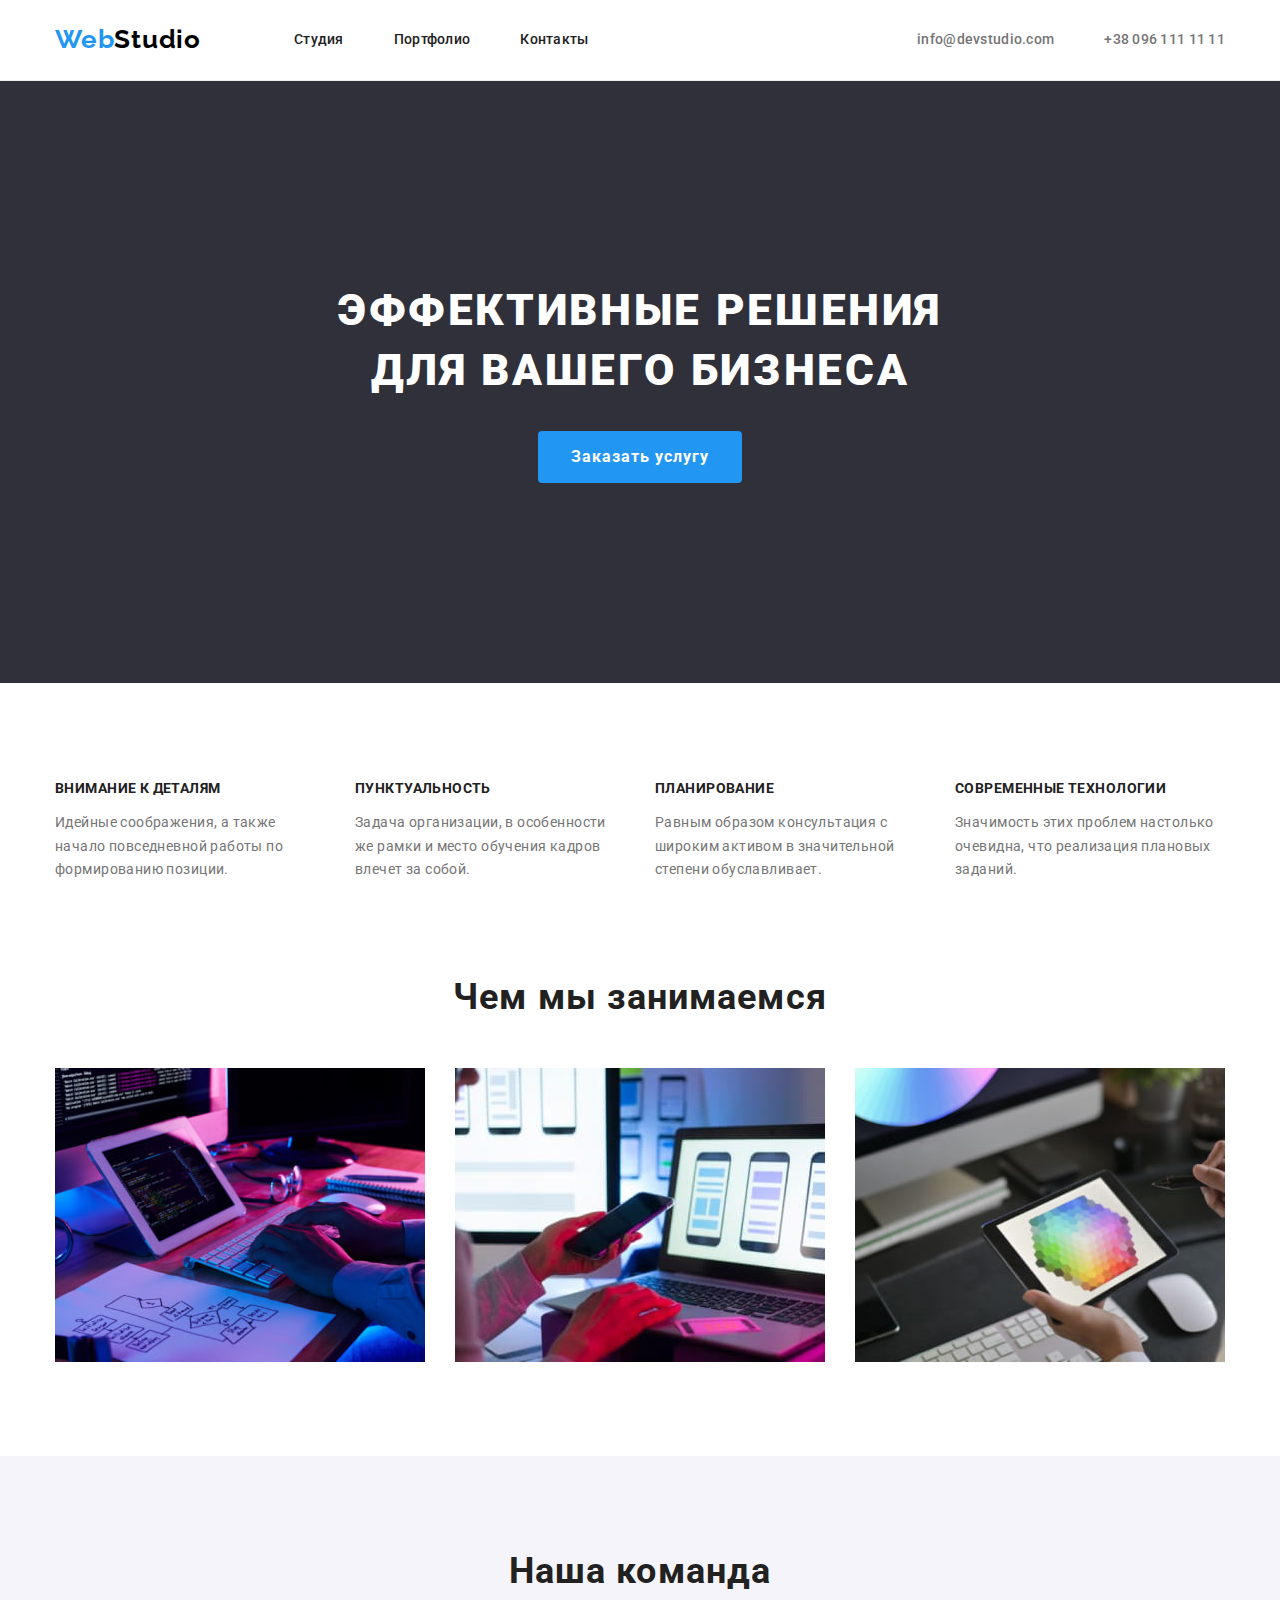
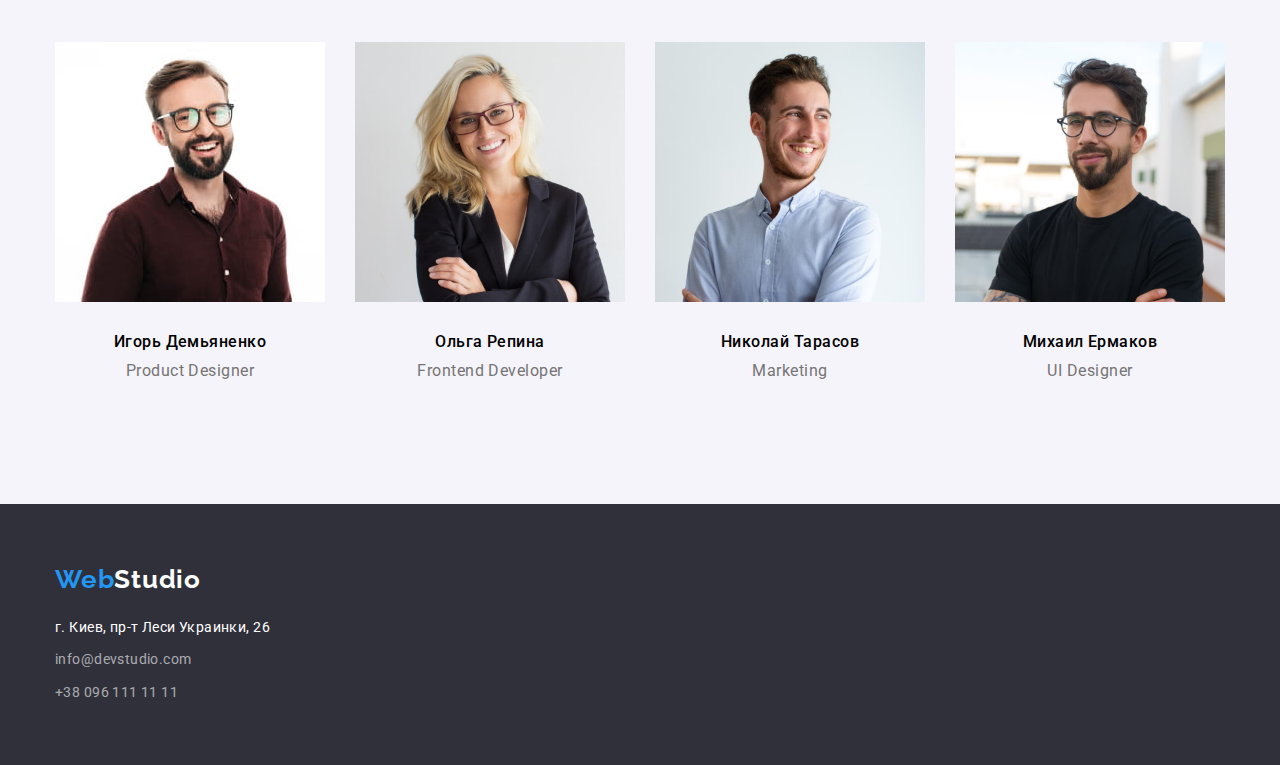
<file: index.html>
<!DOCTYPE html>
<html lang="ru">
  <head>
    <meta charset="UTF-8" />
    <meta http-equiv="X-UA-Compatible" content="IE=edge" />
    <meta name="viewport" content="width=device-width, initial-scale=1.0" />
    <title>Студия</title>
    <link rel="preconnect" href="https://fonts.gstatic.com" />
    <link
      rel="stylesheet"
      href="https://fonts.googleapis.com/css2?family=Raleway:wght@700&family=Roboto:wght@400;500;700;900&display=swap"
    />
    <link
      rel="stylesheet"
      href="https://cdnjs.cloudflare.com/ajax/libs/modern-normalize/1.0.0/modern-normalize.min.css"
    />
    <link rel="stylesheet" href="./css/styles.css" />
  </head>
  <body>
    <!-- Шапка сайта -->
    <header class="topline-border">
      <div class="container topline-nav">
        <nav class="site-nav topline-nav">
          <a href="./index.html" class="link logo top-logo"
            >Web<span class="black-part">Studio</span></a
          >
          <ul class="site-nav list">
            <li class="item">
              <a href="./index.html" class="link top-nav">Студия</a>
            </li>
            <li class="item">
              <a href="./portfolio.html" class="link top-nav">Портфолио</a>
            </li>
            <li class="item">
              <a href="" class="link top-nav">Контакты</a>
            </li>
          </ul>
        </nav>
        <ul class="list contact">
          <li class="item">
            <a href="mailto:info@devstudio.com" class="link top-nav contacts"
              >info@devstudio.com</a
            >
          </li>
          <li class="item">
            <a href="tel:+380961111111" class="link top-nav contacts"
              >+38 096 111 11 11</a
            >
          </li>
        </ul>
      </div>
    </header>
    <!-- Main контент -->
    <main>
      <!-- Секция Герой  -->
      <section class="hero">
        <div class="hero-content">
          <h1 class="hero-title">Эффективные решения для вашего бизнеса</h1>
          <button type="button" class="hero-button">Заказать услугу</button>
        </div>
      </section>
      <!-- Секция Особенности -->
      <section class="section">
        <div class="container">
          <h2 class="title-invisible">Особенности</h2>
          <ul class="list features-list">
            <li class="features-item">
              <h3 class="features-title">Внимание к деталям</h3>
              <p class="features-text">
                Идейные соображения, а также начало повседневной работы по
                формированию позиции.
              </p>
            </li>
            <li class="features-item">
              <h3 class="features-title">Пунктуальность</h3>
              <p class="features-text">
                Задача организации, в особенности же рамки и место обучения
                кадров влечет за собой.
              </p>
            </li>
            <li class="features-item">
              <h3 class="features-title">Планирование</h3>
              <p class="features-text">
                Равным образом консультация с широким активом в значительной
                степени обуславливает.
              </p>
            </li>
            <li class="features-item">
              <h3 class="features-title">Современные технологии</h3>
              <p class="features-text">
                Значимость этих проблем настолько очевидна, что реализация
                плановых заданий.
              </p>
            </li>
          </ul>
        </div>
      </section>
      <!-- Секция Чем мы занимаемся -->
      <section class="section work">
        <div class="container">
          <h2 class="work-title">Чем мы занимаемся</h2>
          <ul class="list work-list">
            <li class="work-item">
              <a href="/">
                <img
                  src="./images/pc.jpg"
                  class="work-image"
                  width="370"
                  alt="Работа на ПК"
                />
              </a>
            </li>
            <li class="work-item">
              <a href="/">
                <img
                  src="./images/laptop.jpg"
                  class="work-image"
                  width="370"
                  alt="Работа на ЛапТопе"
                />
              </a>
            </li>
            <li class="work-item">
              <a href="/">
                <img
                  src="./images/tablet.jpg"
                  class="work-image"
                  width="370"
                  alt="Работа на Планшете"
                />
              </a>
            </li>
          </ul>
        </div>
      </section>
      <!-- Секция Наша команда-->
      <section class="section team">
        <div class="container">
          <h2 class="team-title">Наша команда</h2>
          <ul class="list team-list">
            <li class="team-item">
              <img
                class="team-photo"
                src="./images/igor.jpg"
                width="270"
                alt="Игорь Демьяненко"
              />
              <div class="team-description">
                <h3 class="team-name">Игорь Демьяненко</h3>
                <p class="team-position">Product Designer</p>
              </div>
            </li>
            <li class="team-item">
              <img
                class="team-photo"
                src="./images/olga.jpg"
                width="270"
                alt="Ольга Репина"
              />
              <div class="team-description">
                <h3 class="team-name">Ольга Репина</h3>
                <p class="team-position">Frontend Developer</p>
              </div>
            </li>
            <li class="team-item">
              <img
                class="team-photo"
                src="./images/nike.jpg"
                width="270"
                alt="Николай Тарасов"
              />
              <div class="team-description">
                <h3 class="team-name">Николай Тарасов</h3>
                <p class="team-position">Marketing</p>
              </div>
            </li>
            <li class="team-item">
              <img
                class="team-photo"
                src="./images/mike.jpg"
                width="270"
                alt="Михаил Ермаков"
              />
              <div class="team-description">
                <h3 class="team-name">Михаил Ермаков</h3>
                <p class="team-position">UI Designer</p>
              </div>
            </li>
          </ul>
        </div>
      </section>
    </main>
    <!-- Футер сайта -->
    <footer class="footer">
      <div class="container">
        <div class="footer-logo">
          <a href="./index.html" class="link logo"
            >Web<span class="white-part">Studio</span></a
          >
        </div>
        <address class="footer-adress">
          <div>г. Киев, пр-т Леси Украинки, 26</div>
          <div class="footer-mail">
            <a href="mailto:info@devstudio.com" class="link footer-link"
              >info@devstudio.com</a
            >
          </div>
          <a href="tel:+380961111111" class="link footer-link"
            >+38 096 111 11 11</a
          >
        </address>
      </div>
    </footer>
  </body>
</html>
</file>
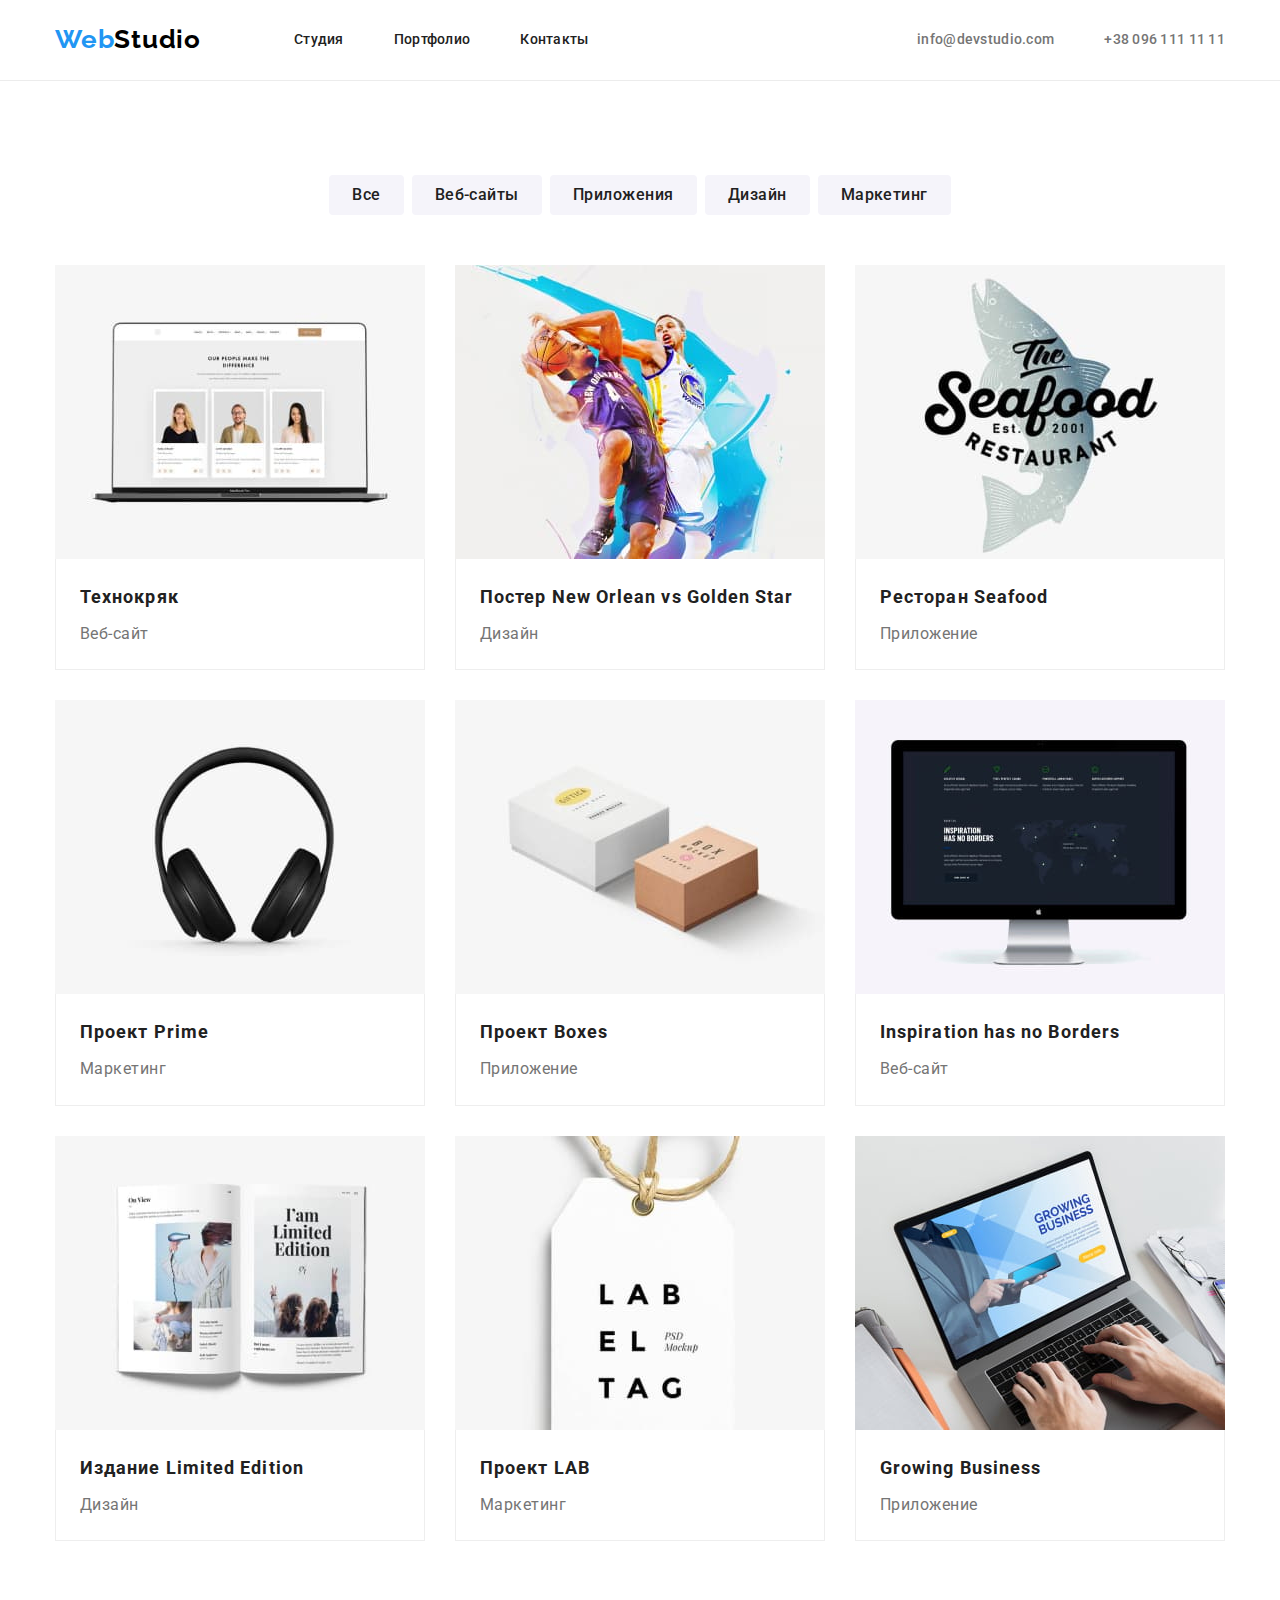
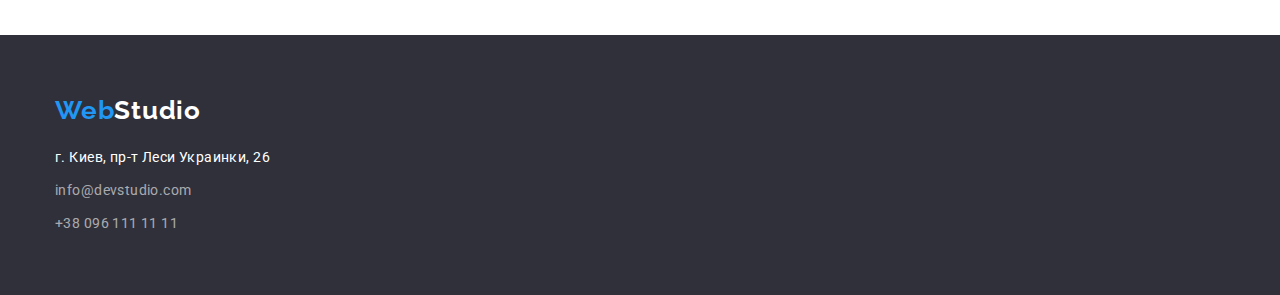
<file: portfolio.html>
<!DOCTYPE html>
<html lang="ru">
  <head>
    <meta charset="UTF-8" />
    <meta http-equiv="X-UA-Compatible" content="IE=edge" />
    <meta name="viewport" content="width=device-width, initial-scale=1.0" />
    <title>Порфолио</title>
    <link
      rel="stylesheet"
      href="https://fonts.googleapis.com/css2?family=Raleway:wght@700&family=Roboto:wght@400;500;700;900&display=swap"
    />
    <link
      rel="stylesheet"
      href="https://cdnjs.cloudflare.com/ajax/libs/modern-normalize/1.0.0/modern-normalize.min.css"
    />
    <link rel="stylesheet" href="./css/styles.css" />
  </head>
  <body>
    <!-- Шапка сайта -->
    <header class="topline-border">
      <div class="container topline-nav">
        <nav class="site-nav topline-nav">
          <a href="./index.html" class="link logo top-logo"
            >Web<span class="black-part">Studio</span></a
          >
          <ul class="site-nav list">
            <li class="item">
              <a href="./index.html" class="link top-nav">Студия</a>
            </li>
            <li class="item">
              <a href="./portfolio.html" class="link top-nav">Портфолио</a>
            </li>
            <li class="item">
              <a href="" class="link top-nav">Контакты</a>
            </li>
          </ul>
        </nav>
        <ul class="list contact">
          <li class="item">
            <a href="mailto:info@devstudio.com" class="link top-nav contacts"
              >info@devstudio.com</a
            >
          </li>
          <li class="item">
            <a href="tel:+380961111111" class="link top-nav contacts"
              >+38 096 111 11 11</a
            >
          </li>
        </ul>
      </div>
    </header>
    <!-- Main контент -->
    <main>
      <!-- Секция портфолио -->
      <section class="section">
        <div class="container">
          <div class="portfolio-filter">
            <h1 class="title-invisible">Портфолио</h1>
            <ul class="list button-list">
              <li class="button-item">
                <button type="button" class="portfolio-button">Все</button>
              </li>
              <li class="button-item">
                <button type="button" class="portfolio-button">
                  Веб-сайты
                </button>
              </li>
              <li class="button-item">
                <button type="button" class="portfolio-button">
                  Приложения
                </button>
              </li>
              <li class="button-item">
                <button type="button" class="portfolio-button">Дизайн</button>
              </li>
              <li class="button-item">
                <button type="button" class="portfolio-button">
                  Маркетинг
                </button>
              </li>
            </ul>
          </div>
          <div class="portfolio-galery">
            <ul class="list portfolio-list">
              <li class="portfolio-item">
                <a href="">
                  <img
                    src="./images/technocrack.jpg"
                    class="portfolio-thumb"
                    alt="Технокряк"
                  />
                </a>
                <div class="card-border">
                  <h2 class="portfolio-title">Технокряк</h2>
                  <p class="portfolio-discription">Веб-сайт</p>
                </div>
              </li>
              <li class="portfolio-item">
                <a href="">
                  <img
                    src="./images/neworlean.jpg"
                    class="portfolio-thumb"
                    alt="Постер New Orlean vs Golden Star"
                  />
                </a>
                <div class="card-border">
                  <h2 class="portfolio-title">
                    Постер New Orlean vs Golden Star
                  </h2>
                  <p class="portfolio-discription">Дизайн</p>
                </div>
              </li>
              <li class="portfolio-item">
                <a href="">
                  <img
                    src="./images/seafood.jpg"
                    class="portfolio-thumb"
                    alt="Ресторан Seafood"
                  />
                </a>
                <div class="card-border">
                  <h2 class="portfolio-title">Ресторан Seafood</h2>
                  <p class="portfolio-discription">Приложение</p>
                </div>
              </li>
              <li class="portfolio-item">
                <a href="">
                  <img
                    src="./images/prime.jpg"
                    class="portfolio-thumb"
                    alt="Проект Prime"
                  />
                </a>
                <div class="card-border">
                  <h2 class="portfolio-title">Проект Prime</h2>
                  <p class="portfolio-discription">Маркетинг</p>
                </div>
              </li>
              <li class="portfolio-item">
                <a href="">
                  <img
                    src="./images/boxes.jpg"
                    class="portfolio-thumb"
                    alt="Проект Boxes"
                  />
                </a>
                <div class="card-border">
                  <h2 class="portfolio-title">Проект Boxes</h2>
                  <p class="portfolio-discription">Приложение</p>
                </div>
              </li>
              <li class="portfolio-item">
                <a href="">
                  <img
                    src="./images/inspiration.jpg"
                    class="portfolio-thumb"
                    alt="Inspiration has no Borders"
                  />
                </a>
                <div class="card-border">
                  <h2 class="portfolio-title">Inspiration has no Borders</h2>
                  <p class="portfolio-discription">Веб-сайт</p>
                </div>
              </li>
              <li class="portfolio-item">
                <a href="">
                  <img
                    src="./images/limitededition.jpg"
                    class="portfolio-thumb"
                    alt="Издание Limited Edition"
                  />
                </a>
                <div class="card-border">
                  <h2 class="portfolio-title">Издание Limited Edition</h2>
                  <p class="portfolio-discription">Дизайн</p>
                </div>
              </li>
              <li class="portfolio-item">
                <a href="">
                  <img
                    src="./images/lab.jpg"
                    class="portfolio-thumb"
                    alt="Проект LAB"
                  />
                </a>
                <div class="card-border">
                  <h2 class="portfolio-title">Проект LAB</h2>
                  <p class="portfolio-discription">Маркетинг</p>
                </div>
              </li>
              <li class="portfolio-item">
                <a href="">
                  <img
                    src="./images/growingbusiness.jpg"
                    class="portfolio-thumb"
                    alt="Growing Business"
                  />
                </a>
                <div class="card-border">
                  <h2 class="portfolio-title">Growing Business</h2>
                  <p class="portfolio-discription">Приложение</p>
                </div>
              </li>
            </ul>
          </div>
        </div>
      </section>
    </main>
    <!-- Футер сайта -->
    <footer class="footer">
      <div class="container">
        <div class="footer-logo">
          <a href="./index.html" class="link logo"
            >Web<span class="white-part">Studio</span></a
          >
        </div>
        <address class="footer-adress">
          <div>г. Киев, пр-т Леси Украинки, 26</div>
          <div class="footer-mail">
            <a href="mailto:info@devstudio.com" class="link footer-link"
              >info@devstudio.com</a
            >
          </div>
          <a href="tel:+380961111111" class="link footer-link"
            >+38 096 111 11 11</a
          >
        </address>
      </div>
    </footer>
  </body>
</html>
</file>
<file: css/styles.css>
/* Палитра основных цветов сайта */
/* Первичный цвет текста #757575 */
/* Вторичный цвет текста #212121 */
/* Акцент текста  #2196F3; */
/* Фон страницы #FFFFFF; */
/* Фон за пределами страницы #e5e5e5; */
/* Вторичный фон секции #F5F4FA; */
/* Фон футера 2F303A */

:root {
  --galery-gap: 30px;
  --primary-text-color: #757575;
  --alt-text-color: #212121;
  --accent-text-color: #2196f3;
  --body-bgc: #ffffff;
  --body-out-bgc: #e5e5e5;
  --alt-section-bgc: #f5f4fa;
  --footer-bgc: #2f303a;
}

/* Общие стили */
body {
  font-family: Roboto, Arial, Helvetica, sans-serif;
  background-color: var(--body-bgc);
  color: var(--primary-text-color);
}
.container {
  width: 1200px;
  padding-left: 15px;
  padding-right: 15px;
  margin-left: auto;
  margin-right: auto;
  /* outline: 1px solid red; */
}

.section {
  padding: 94px 0;
  /* outline: 1px solid red; */
}
.link {
  color: var(--alt-text-color);
  text-decoration: none;
}
.logo {
  font-family: Raleway;
  font-style: normal;
  font-weight: bold;
  font-size: 26px;
  line-height: 1.2;
  letter-spacing: 0.03em;
  color: var(--accent-text-color);
}
.top-logo {
  padding: 24px 0 25px;
}
.logo .black-part {
  color: #000000;
}
.logo .white-part {
  color: #ffffff;
}
.list {
  list-style: none;
  padding: 0;
  margin: 0;
}

/* Стили шапки сайта */

.topline-border {
  border-bottom: 1px solid #ececec;
}

.topline-nav {
  display: flex;
  justify-content: flex-start;
  align-items: center;
}

.site-nav .list {
  display: flex;
}
.site-nav.list > .item:not(:last-child) {
  margin-right: 50px;
}
.site-nav.list > .item:first-child {
  margin-left: 93px;
}

.link.top-nav {
  display: block;
  padding-top: 32px;
  padding-bottom: 32px;
  font-weight: 500;
  font-size: 14px;
  line-height: 1.14;
  letter-spacing: 0.02em;
}

.contact {
  display: flex;
}
.list.contact {
  margin-left: auto;
}
.list.contact .item + .item {
  margin-left: 50px;
}

.contacts {
  color: var(--primary-text-color);
}

.site-nav .link:hover,
.site-nav .link:focus {
  color: var(--accent-text-color);
}
.contacts:hover,
.contacts:focus {
  color: var(--accent-text-color);
}

/* Стили секции герой */

.hero {
  background-color: var(--footer-bgc);
}
.hero-content {
  width: 696px;
  margin: 0 auto;
  padding: 200px 0;
  text-align: center;
}
.hero-title {
  padding: 0;
  margin: 0 0 30px 0;
  text-transform: uppercase;
  font-size: 44px;
  font-weight: 900;
  line-height: 1.36;
  letter-spacing: 0.06em;
  color: #ffffff;
}
.hero-button {
  display: inline-block;
  min-width: 200px;
  padding: 10px 32px;
  border-radius: 4px;
  border: 1px solid transparent;
  background-color: var(--accent-text-color);
  font-family: Roboto;
  font-size: 16px;
  font-weight: 700;
  line-height: 1.88;
  letter-spacing: 0.06em;
  text-align: center;
  color: #ffffff;
  cursor: pointer;
}
.hero-button:focus,
.hero-button:hover {
  /* background-color: #ffffff; */
  /* color: var(--accent-text-color); */
}

/* Стили секции features */

.title-invisible {
  display: none;
}

.features-list {
  display: flex;
  flex-wrap: wrap;
  margin-left: calc(-1 * var(--galery-gap));
  margin-top: calc(-1 * var(--galery-gap));
}
.features-item {
  flex-basis: calc(100% / 4 - var(--galery-gap));
  margin-left: var(--galery-gap);
  margin-top: var(--galery-gap);
}

.features-title {
  padding: 0;
  margin: 0 0 10px 0;
  text-transform: uppercase;
  font-size: 14px;
  line-height: 1.7;
  letter-spacing: 0.03em;
  text-align: left;
  color: var(--alt-text-color);
}
.features-text {
  padding: 0;
  margin: 0;
  font-size: 14px;
  line-height: 1.7;
  letter-spacing: 0.03em;
  text-align: left;
}
/* Стили секции work */
.work {
  text-align: center;
  padding-top: 0px;
}

.work-list {
  display: flex;
  flex-wrap: wrap;
  margin-left: calc(-1 * var(--galery-gap));
  margin-top: calc(-1 * var(--galery-gap));
}
.work-item {
  flex-basis: calc(100% / 3 - var(--galery-gap));
  margin-left: var(--galery-gap);
  margin-top: var(--galery-gap);
}

.work-image {
  display: block;
  max-width: 100%;
}
.work-title {
  margin: 0 0 50px 0;
  font-size: 36px;
  font-weight: 700;
  line-height: 1.17;
  letter-spacing: 0.03em;
  text-align: center;
  color: var(--alt-text-color);
}
/* Стили секции team */
.team {
  background: var(--alt-section-bgc);
  text-align: center;
}

.team-list {
  display: flex;
  flex-wrap: wrap;
  margin-left: calc(-1 * var(--galery-gap));
  margin-top: calc(-1 * var(--galery-gap));
}
.team-item {
  flex-basis: calc(100% / 4 - var(--galery-gap));
  margin-left: var(--galery-gap);
  margin-top: var(--galery-gap);
}

.team-photo {
  display: block;
  margin: 0;
  max-width: 100%;
}
.team-description {
  padding: 30px 0;
}
.team-title {
  padding: 0;
  margin: 0 0 50px 0;
  font-size: 36px;
  font-weight: 700;
  line-height: 1.17;
  letter-spacing: 0.03em;
  text-align: center;
  color: var(--alt-text-color);
}
.team-name {
  padding: 0;
  margin: 0 0 10px 0;
  font-size: 16px;
  font-weight: 500;
  line-height: 1.19;
  letter-spacing: 0.03em;
  /* text-align: center; */
  color: #000000;
}
.team-position {
  margin: 0;
  line-height: 1.19;
  letter-spacing: 0.03em;
  /* text-align: center; */
}
/* Стили секции footer*/
.footer {
  padding: 60px 0;
  background-color: var(--footer-bgc);
}

.footer-logo {
  margin-bottom: 20px;
}

.footer-adress {
  padding: 0px;
  font-style: normal;
  font-size: 14px;
  line-height: 1.7;
  letter-spacing: 0.03em;
  color: #ffffff;
}
.footer-link {
  display: block;
  color: rgba(255, 255, 255, 0.6);
}
.footer-mail {
  padding: 9px 0;
}
.footer-link:focus,
.footer-link:hover {
  color: var(--accent-text-color);
}
/* Классы страницы портфолио */

.portfolio-filter {
  text-align: center;
  padding: 0 0 0 0;
  margin: 0px 0 50px 0;
}
.button-list {
  display: flex;
  justify-content: center;
}
.button-item {
  margin-right: 8px;
}
.button-item:last-child {
  margin-right: 0;
}

.portfolio-list {
  display: flex;
  flex-wrap: wrap;
  margin-left: calc(-1 * var(--galery-gap));
  margin-top: calc(-1 * var(--galery-gap));
}
.portfolio-item {
  flex-basis: calc(100% / 3 - var(--galery-gap));
  margin-left: var(--galery-gap);
  margin-top: var(--galery-gap);
  /* width: calc ((100%-60px)/3); 
  margin-right: 30px;
  margin-bottom: 30px; */
}
/* .portfolio-item:nth-child(3n) {
  margin-right: 0;
}
.portfolio-item:nth-last-child(-n + 3) {
  margin-bottom: 0;
} */
.portfolio-galery {
  text-align: left;
  margin: 0;
}

.portfolio-thumb {
  display: block;
  max-width: 100%;
  height: auto;
  /* margin-bottom: 20px; */
}
.card-border {
  padding: 20px 24px;
  border-width: 0px 1px 1px 1px;
  border-style: solid;
  border-color: #eeeeee;
}
.portfolio-title {
  padding: 0;
  margin: 0 0 4px 0;
  font-size: 18px;
  font-weight: 700;
  line-height: 2;
  letter-spacing: 0.06em;
  color: var(--alt-text-color);
}
.portfolio-discription {
  padding: 0;
  margin: 0;
  line-height: 1.9;
  letter-spacing: 0.03em;
}
.portfolio-button {
  display: inline-block;
  min-width: 73px;
  padding: 6px 22px;
  border-radius: 4px;
  border: 1px solid transparent;
  font-family: Roboto;
  font-size: 16px;
  font-weight: 500;
  line-height: 1.6;
  letter-spacing: 0.03em;
  text-align: center;
  cursor: pointer;
  background-color: #f5f4fa;
  color: var(--alt-text-color);
}

.portfolio-button:hover,
.portfolio-button:focus {
  background-color: var(--accent-text-color);
  color: rgba(255, 255, 255, 0.9);
}
</file>
